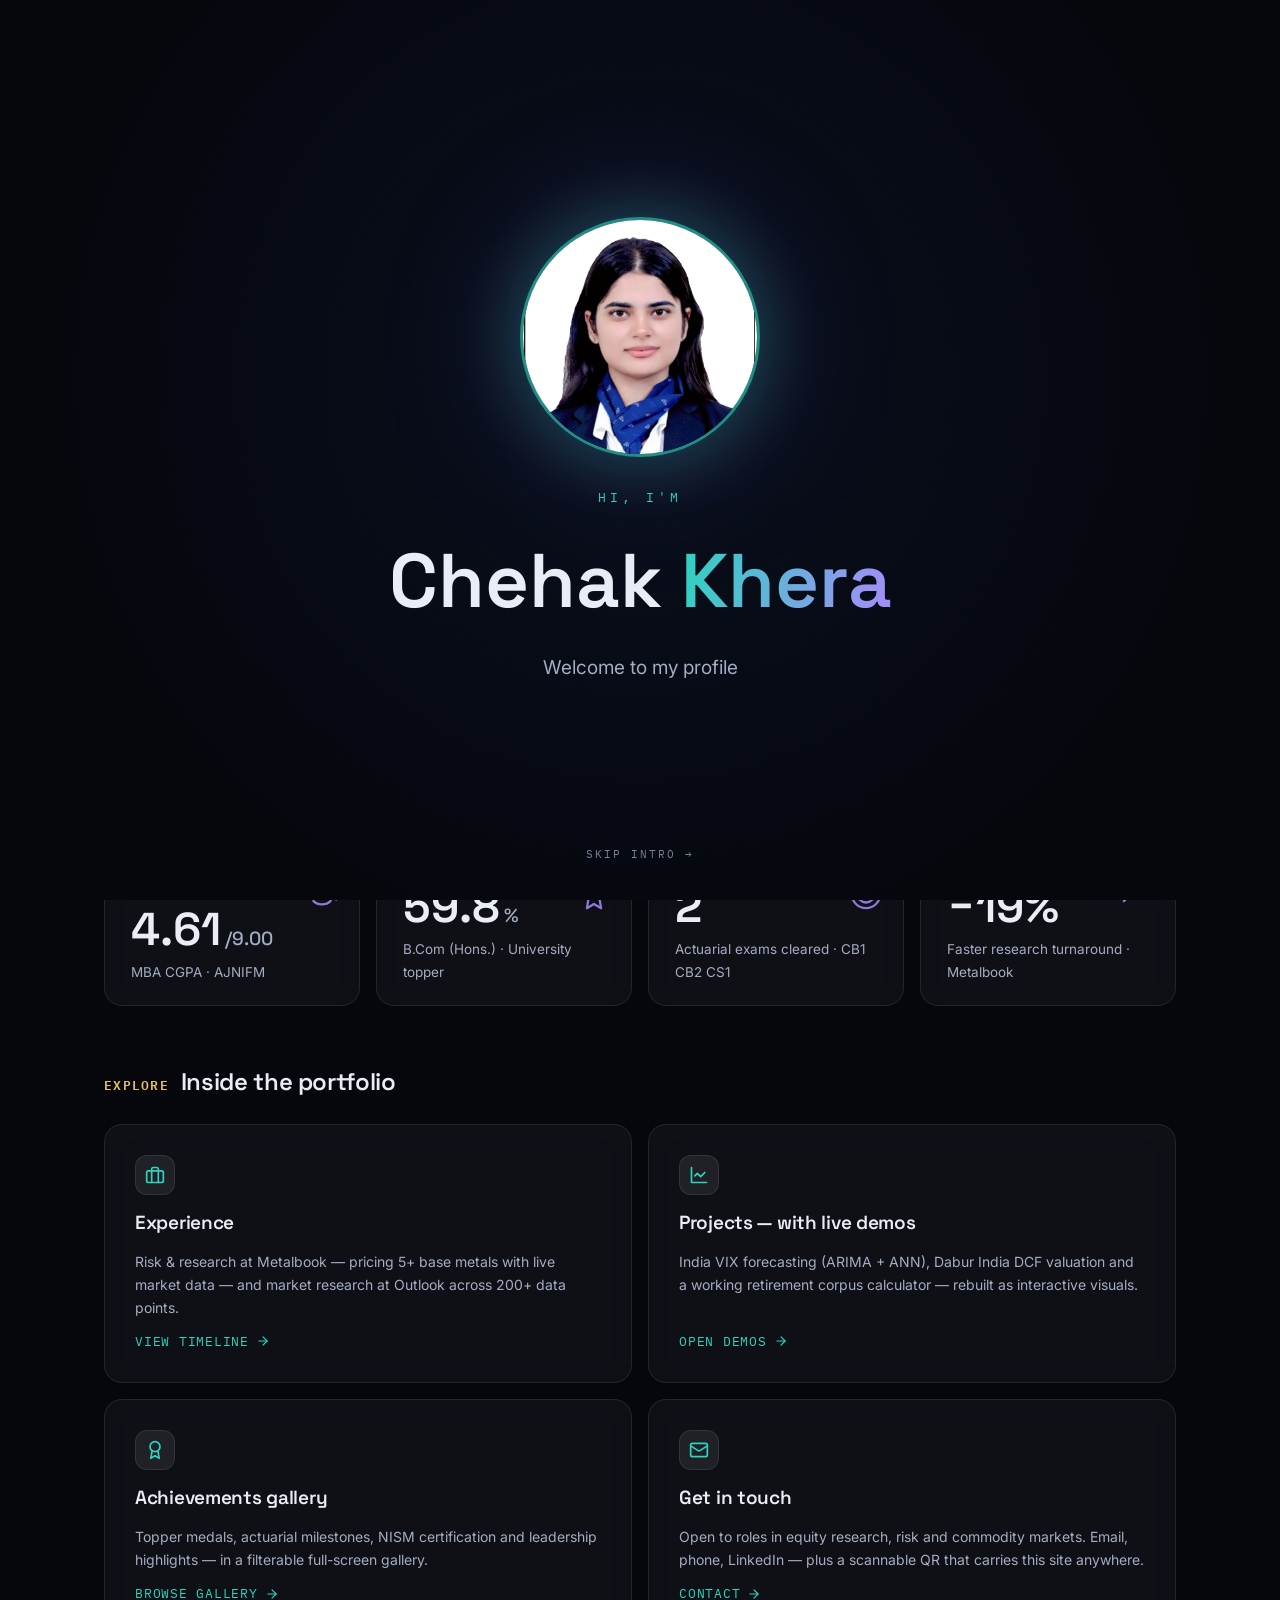
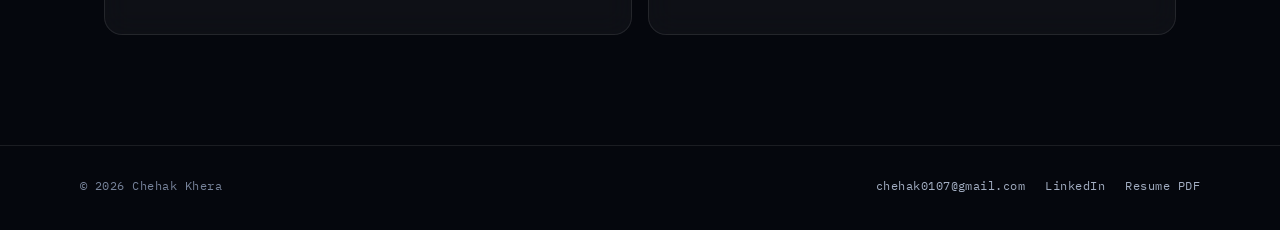
<file: index.html>
<!DOCTYPE html>
<html lang="en">
<head>
<meta charset="UTF-8">
<meta name="viewport" content="width=device-width, initial-scale=1.0">
<title>Chehak Khera — Finance · Markets · Risk · Research</title>
<meta name="description" content="Chehak Khera — MBA Finance candidate at AJNIFM. University topper, 3 actuarial exams cleared, NISM-XA certified. Explore experience, projects and achievements.">
<meta property="og:type" content="website">
<meta property="og:title" content="Chehak Khera — Finance · Markets · Risk · Research">
<meta property="og:description" content="MBA Finance candidate at AJNIFM. University topper · 3 actuarial exams · NISM-XA certified.">
<meta property="og:url" content="https://chehak-khera.github.io/">
<meta property="og:image" content="https://chehak-khera.github.io/images/og-image.jpg">
<meta property="og:image:width" content="1200">
<meta property="og:image:height" content="630">
<meta name="twitter:card" content="summary_large_image">
<link rel="icon" type="image/svg+xml" href="images/favicon.svg">
<link rel="preconnect" href="https://fonts.googleapis.com">
<link rel="preconnect" href="https://fonts.gstatic.com" crossorigin>
<link href="https://fonts.googleapis.com/css2?family=Space+Grotesk:wght@400;500;600;700&family=Inter:wght@400;500;600&family=IBM+Plex+Mono:wght@400;500&display=swap" rel="stylesheet">
<link rel="stylesheet" href="css/site.css">
<noscript><style>.reveal{opacity:1 !important;transform:none !important}#intro{display:none !important}</style></noscript>
</head>
<body data-page="home">
<a class="skip-link" href="#main">Skip to main content</a>
<div class="aurora" aria-hidden="true"></div>
<canvas id="bg-particles" aria-hidden="true"></canvas>

<div id="intro" class="intro" aria-hidden="true">
  <div class="intro-inner">
    <div class="intro-photo"><img src="images/chehak.jpg" alt=""></div>
    <p class="intro-hi">Hi, I'm</p>
    <div class="intro-name">Chehak <span class="grad-text">Khera</span></div>
    <p class="intro-welcome">Welcome to my profile</p>
  </div>
  <button class="intro-skip" type="button">SKIP INTRO →</button>
</div>

<header class="nav">
  <a class="brand" href="index.html"><span class="brand-mark">CK</span>Chehak Khera</a>
  <nav class="nav-links" id="navLinks" aria-label="Main navigation">
    <a href="index.html" data-page="home">Profile</a>
    <a href="experience.html" data-page="experience">Experience</a>
    <a href="projects.html" data-page="projects">Projects</a>
    <a href="achievements.html" data-page="achievements">Achievements</a>
    <a href="contact.html" data-page="contact">Contact</a>
  </nav>
  <a class="btn btn-primary btn-small nav-cta" href="assets/Chehak_Khera_Resume.pdf" download>
    <svg viewBox="0 0 24 24" fill="none" stroke="currentColor" stroke-width="2" stroke-linecap="round" stroke-linejoin="round" aria-hidden="true"><path d="M21 15v4a2 2 0 0 1-2 2H5a2 2 0 0 1-2-2v-4"/><polyline points="7 10 12 15 17 10"/><line x1="12" y1="15" x2="12" y2="3"/></svg>
    Resume
  </a>
  <button class="nav-toggle" aria-label="Open menu" aria-expanded="false" aria-controls="navLinks">
    <svg viewBox="0 0 24 24" fill="none" stroke="currentColor" stroke-width="2" stroke-linecap="round" aria-hidden="true"><line x1="4" y1="7" x2="20" y2="7"/><line x1="4" y1="12" x2="20" y2="12"/><line x1="4" y1="17" x2="20" y2="17"/></svg>
  </button>
</header>

<main id="main">
  <div class="wrap">
    <section class="hero">
      <div class="hero-grid">
        <div class="hero-copy">
          <div class="hero-badge reveal"><span class="pulse" id="mktDot" aria-hidden="true"></span><span id="mktText">Open to opportunities · Finance</span></div>
          <h1 class="reveal d1">Hi, I'm <span class="grad-text">Chehak Khera</span></h1>
          <p class="typed-line reveal d2" aria-label="Focused on equity research, volatility modelling, commodity markets, risk analysis and DCF valuation"><span aria-hidden="true">focused on <span id="typedRole">equity research</span></span></p>
          <p class="hero-sub reveal d2">Welcome to my profile — I'm an MBA Finance candidate at <b>AJNIFM</b> working at the intersection of <b>markets</b>, <b>risk</b> and <b>research</b>. University topper, three actuarial exams cleared, NISM-XA certified investment adviser (L1).</p>
          <div class="hero-ctas reveal d3">
            <a class="btn btn-primary" href="achievements.html">
              View Achievements
              <svg viewBox="0 0 24 24" fill="none" stroke="currentColor" stroke-width="2" stroke-linecap="round" stroke-linejoin="round" aria-hidden="true"><line x1="5" y1="12" x2="19" y2="12"/><polyline points="12 5 19 12 12 19"/></svg>
            </a>
            <a class="btn btn-ghost" href="assets/Chehak_Khera_Resume.pdf" download>
              <svg viewBox="0 0 24 24" fill="none" stroke="currentColor" stroke-width="2" stroke-linecap="round" stroke-linejoin="round" aria-hidden="true"><path d="M21 15v4a2 2 0 0 1-2 2H5a2 2 0 0 1-2-2v-4"/><polyline points="7 10 12 15 17 10"/><line x1="12" y1="15" x2="12" y2="3"/></svg>
              Download Resume
            </a>
          </div>
        </div>
        <div class="hero-visual reveal d2" id="heroPhotoCard">
          <div class="photo-frame tilt"><img src="images/chehak.jpg" alt="Portrait of Chehak Khera"></div>
          <span class="float-chip fc-1"><b>94.1%</b> UNIVERSITY TOPPER</span>
          <span class="float-chip fc-2"><b>CB1 · CB2 · CS1</b> CLEARED</span>
          <span class="float-chip fc-3"><b>NISM-XA</b> CERTIFIED</span>
        </div>
      </div>
    </section>
  </div>

  <div class="ticker" role="img" aria-label="Highlight reel: 30 percent faster research turnaround, university topper with 94.1 percent, 3 actuarial exams cleared, NISM XA certified, 7.25 of 9.00 MBA CGPA, 5 plus base metals covered">
    <div class="ticker-track" aria-hidden="true">
      <span class="tick">RESEARCH TURNAROUND <b>−30%</b></span><span class="bar"></span>
      <span class="tick">B.COM HONS. <b>94.1% · TOPPER</b></span><span class="bar"></span>
      <span class="tick">ACTUARIAL EXAMS <b>CB1 · CB2 · CS1</b></span><span class="bar"></span>
      <span class="tick">NISM-XA <b>CERTIFIED</b></span><span class="bar"></span>
      <span class="tick">MBA CGPA <b>7.25/9.00</b></span><span class="bar"></span>
      <span class="tick">BASE METALS COVERED <b>5+</b></span><span class="bar"></span>
      <span class="tick">RESEARCH TURNAROUND <b>−30%</b></span><span class="bar"></span>
      <span class="tick">B.COM HONS. <b>94.1% · TOPPER</b></span><span class="bar"></span>
      <span class="tick">ACTUARIAL EXAMS <b>CB1 · CB2 · CS1</b></span><span class="bar"></span>
      <span class="tick">NISM-XA <b>CERTIFIED</b></span><span class="bar"></span>
      <span class="tick">MBA CGPA <b>7.25/9.00</b></span><span class="bar"></span>
      <span class="tick">BASE METALS COVERED <b>5+</b></span><span class="bar"></span>
    </div>
  </div>

  <div class="wrap">
    <section aria-label="Key numbers">
      <div class="bento" style="margin-top:48px;">
        <div class="glass tilt stat-card reveal">
          <span class="ico" aria-hidden="true"><svg viewBox="0 0 24 24" fill="none" stroke="currentColor" stroke-width="1.6" stroke-linecap="round" stroke-linejoin="round"><path d="M22 10v6"/><path d="M2 10l10-5 10 5-10 5z"/><path d="M6 12v5c3 3 9 3 12 0v-5"/></svg></span>
          <div class="num"><span data-count="7.25" data-decimals="2">0</span><span class="unit">/9.00</span></div>
          <div class="lbl">MBA CGPA · AJNIFM</div>
        </div>
        <div class="glass tilt stat-card reveal d1">
          <span class="ico" aria-hidden="true"><svg viewBox="0 0 24 24" fill="none" stroke="currentColor" stroke-width="1.6" stroke-linecap="round" stroke-linejoin="round"><circle cx="12" cy="8" r="6"/><path d="M15.477 12.89 17 22l-5-3-5 3 1.523-9.11"/></svg></span>
          <div class="num"><span data-count="94.1" data-decimals="1">0</span><span class="unit">%</span></div>
          <div class="lbl">B.Com (Hons.) · University topper</div>
        </div>
        <div class="glass tilt stat-card reveal d2">
          <span class="ico" aria-hidden="true"><svg viewBox="0 0 24 24" fill="none" stroke="currentColor" stroke-width="1.6" stroke-linecap="round" stroke-linejoin="round"><circle cx="12" cy="12" r="10"/><circle cx="12" cy="12" r="6"/><circle cx="12" cy="12" r="2"/></svg></span>
          <div class="num"><span data-count="3">0</span></div>
          <div class="lbl">Actuarial exams cleared · CB1 CB2 CS1</div>
        </div>
        <div class="glass tilt stat-card reveal d3">
          <span class="ico" aria-hidden="true"><svg viewBox="0 0 24 24" fill="none" stroke="currentColor" stroke-width="1.6" stroke-linecap="round" stroke-linejoin="round"><polyline points="22 7 13.5 15.5 8.5 10.5 2 17"/><polyline points="16 7 22 7 22 13"/></svg></span>
          <div class="num"><span data-count="30" data-prefix="−" data-suffix="%">0</span></div>
          <div class="lbl">Faster research turnaround · Metalbook</div>
        </div>
      </div>
    </section>

    <h2 class="sec-h reveal"><span class="n">EXPLORE</span>Inside the portfolio</h2>
    <section class="bento" aria-label="Sections">
      <a class="glass tilt teaser span-2 reveal" href="experience.html">
        <span class="t-ico" aria-hidden="true"><svg viewBox="0 0 24 24" fill="none" stroke="currentColor" stroke-width="2" stroke-linecap="round" stroke-linejoin="round"><rect x="2" y="7" width="20" height="14" rx="2"/><path d="M16 21V5a2 2 0 0 0-2-2h-4a2 2 0 0 0-2 2v16"/></svg></span>
        <h3>Experience</h3>
        <p>Risk &amp; research at Metalbook — pricing 5+ base metals with live market data — and market research at Outlook across 200+ data points.</p>
        <span class="t-link">VIEW TIMELINE <svg viewBox="0 0 24 24" fill="none" stroke="currentColor" stroke-width="2" stroke-linecap="round" stroke-linejoin="round" aria-hidden="true"><line x1="5" y1="12" x2="19" y2="12"/><polyline points="12 5 19 12 12 19"/></svg></span>
      </a>
      <a class="glass tilt teaser span-2 reveal d1" href="projects.html">
        <span class="t-ico" aria-hidden="true"><svg viewBox="0 0 24 24" fill="none" stroke="currentColor" stroke-width="2" stroke-linecap="round" stroke-linejoin="round"><path d="M3 3v18h18"/><path d="m19 9-5 5-4-4-3 3"/></svg></span>
        <h3>Projects — with live demos</h3>
        <p>India VIX forecasting (ARIMA + ANN), Dabur India DCF valuation and a working retirement corpus calculator — rebuilt as interactive visuals.</p>
        <span class="t-link">OPEN DEMOS <svg viewBox="0 0 24 24" fill="none" stroke="currentColor" stroke-width="2" stroke-linecap="round" stroke-linejoin="round" aria-hidden="true"><line x1="5" y1="12" x2="19" y2="12"/><polyline points="12 5 19 12 12 19"/></svg></span>
      </a>
      <a class="glass tilt teaser span-2 reveal d2" href="achievements.html">
        <span class="t-ico" aria-hidden="true"><svg viewBox="0 0 24 24" fill="none" stroke="currentColor" stroke-width="2" stroke-linecap="round" stroke-linejoin="round"><circle cx="12" cy="8" r="6"/><path d="M15.477 12.89 17 22l-5-3-5 3 1.523-9.11"/></svg></span>
        <h3>Achievements gallery</h3>
        <p>Topper medals, actuarial milestones, NISM certification and leadership highlights — in a filterable full-screen gallery.</p>
        <span class="t-link">BROWSE GALLERY <svg viewBox="0 0 24 24" fill="none" stroke="currentColor" stroke-width="2" stroke-linecap="round" stroke-linejoin="round" aria-hidden="true"><line x1="5" y1="12" x2="19" y2="12"/><polyline points="12 5 19 12 12 19"/></svg></span>
      </a>
      <a class="glass tilt teaser span-2 reveal d3" href="contact.html">
        <span class="t-ico" aria-hidden="true"><svg viewBox="0 0 24 24" fill="none" stroke="currentColor" stroke-width="2" stroke-linecap="round" stroke-linejoin="round"><rect x="2" y="4" width="20" height="16" rx="2"/><path d="m22 7-8.97 5.7a1.94 1.94 0 0 1-2.06 0L2 7"/></svg></span>
        <h3>Get in touch</h3>
        <p>Open to roles in equity research, risk and commodity markets. Email, phone, LinkedIn — plus a scannable QR that carries this site anywhere.</p>
        <span class="t-link">CONTACT <svg viewBox="0 0 24 24" fill="none" stroke="currentColor" stroke-width="2" stroke-linecap="round" stroke-linejoin="round" aria-hidden="true"><line x1="5" y1="12" x2="19" y2="12"/><polyline points="12 5 19 12 12 19"/></svg></span>
      </a>
    </section>
  </div>
</main>

<footer>
  <div class="foot-inner">
    <span>© <span id="year">2026</span> Chehak Khera</span>
    <div class="foot-links">
      <a href="mailto:chehak0107@gmail.com">chehak0107@gmail.com</a>
      <a href="https://www.linkedin.com/in/chehak-khera-6b0392237" target="_blank" rel="noopener">LinkedIn</a>
      <a href="assets/Chehak_Khera_Resume.pdf" download>Resume PDF</a>
    </div>
  </div>
</footer>

<script src="js/site.js"></script>
</body>
</html>
</file>
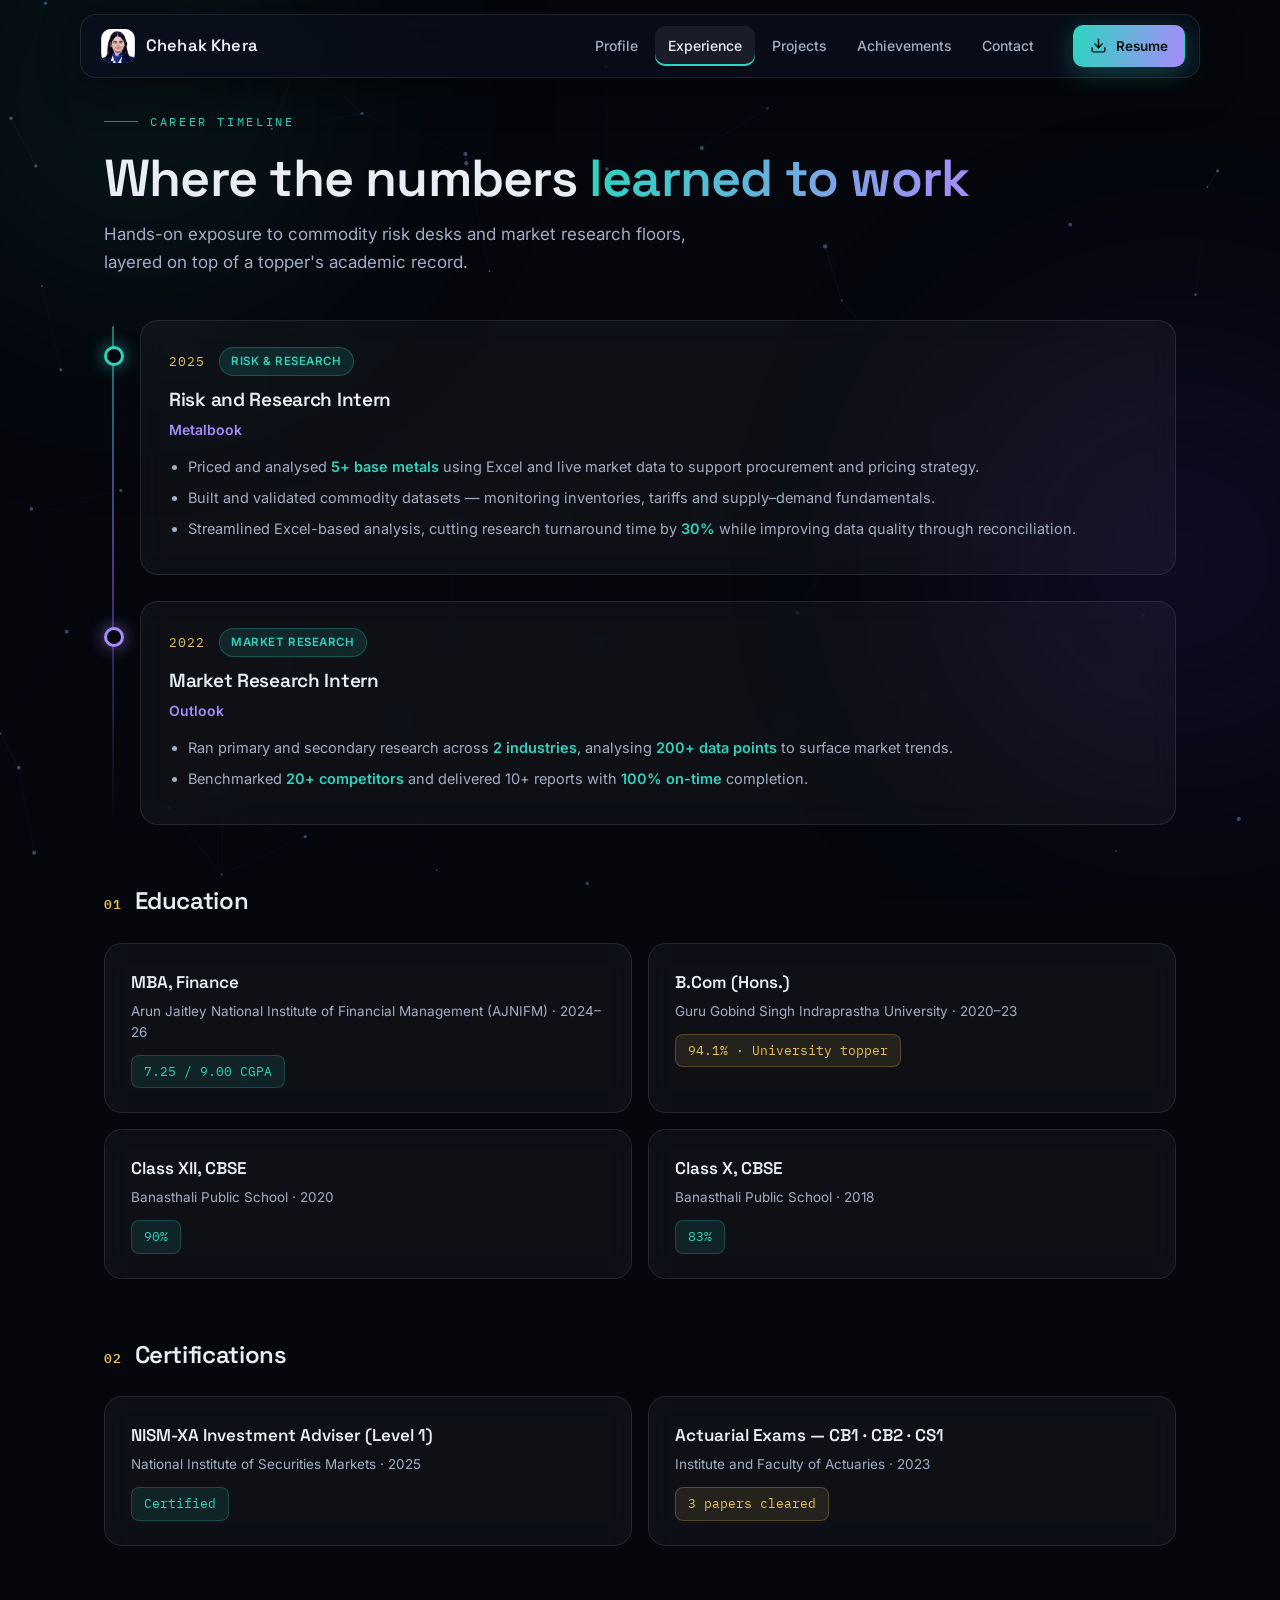
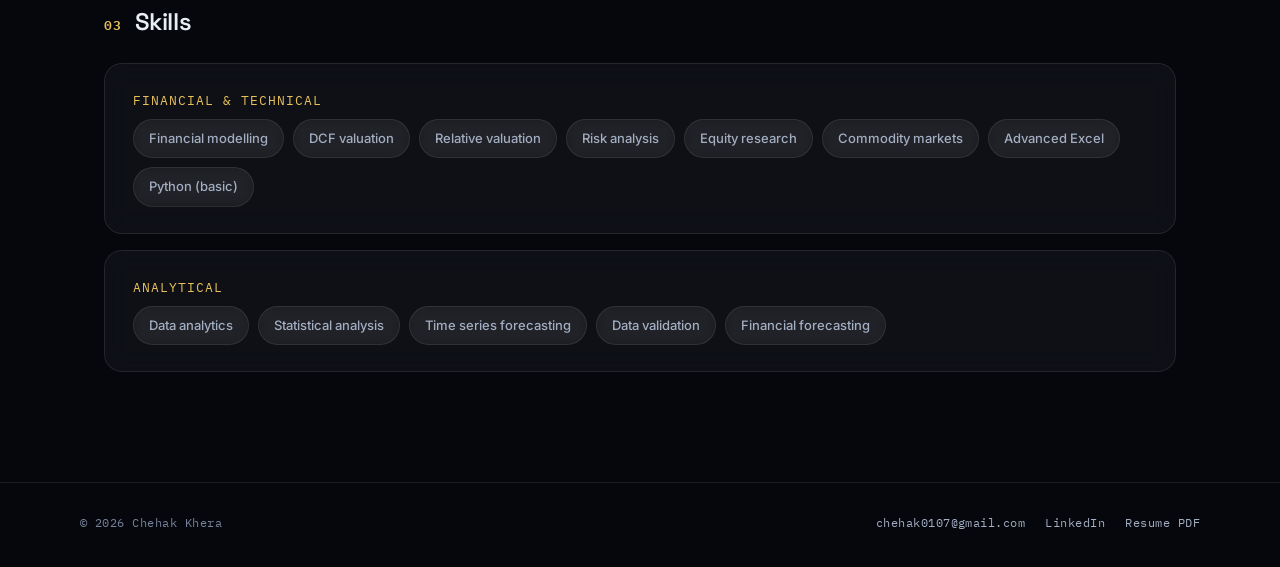
<file: experience.html>
<!DOCTYPE html>
<html lang="en">
<head>
<meta charset="UTF-8">
<meta name="viewport" content="width=device-width, initial-scale=1.0">
<title>Experience — Chehak Khera</title>
<meta name="description" content="Chehak Khera's experience: risk & research at Metalbook, market research at Outlook, MBA Finance at AJNIFM, B.Com university topper, NISM-XA and actuarial credentials.">
<meta property="og:type" content="website">
<meta property="og:title" content="Experience — Chehak Khera">
<meta property="og:description" content="Risk & research at Metalbook · Market research at Outlook · MBA Finance at AJNIFM · University topper.">
<meta property="og:url" content="https://chehak-khera.github.io/experience.html">
<meta property="og:image" content="https://chehak-khera.github.io/images/og-image.jpg">
<meta property="og:image:width" content="1200">
<meta property="og:image:height" content="630">
<meta name="twitter:card" content="summary_large_image">
<link rel="icon" type="image/svg+xml" href="images/favicon.svg">
<link rel="preconnect" href="https://fonts.googleapis.com">
<link rel="preconnect" href="https://fonts.gstatic.com" crossorigin>
<link href="https://fonts.googleapis.com/css2?family=Space+Grotesk:wght@400;500;600;700&family=Inter:wght@400;500;600&family=IBM+Plex+Mono:wght@400;500&display=swap" rel="stylesheet">
<link rel="stylesheet" href="css/site.css">
<noscript><style>.reveal{opacity:1 !important;transform:none !important}</style></noscript>
</head>
<body data-page="experience">
<a class="skip-link" href="#main">Skip to main content</a>
<div class="aurora" aria-hidden="true"></div>
<canvas id="bg-particles" aria-hidden="true"></canvas>

<header class="nav">
  <a class="brand" href="index.html"><span class="brand-mark">CK</span>Chehak Khera</a>
  <nav class="nav-links" id="navLinks" aria-label="Main navigation">
    <a href="index.html" data-page="home">Profile</a>
    <a href="experience.html" data-page="experience">Experience</a>
    <a href="projects.html" data-page="projects">Projects</a>
    <a href="achievements.html" data-page="achievements">Achievements</a>
    <a href="contact.html" data-page="contact">Contact</a>
  </nav>
  <a class="btn btn-primary btn-small nav-cta" href="assets/Chehak_Khera_Resume.pdf" download>
    <svg viewBox="0 0 24 24" fill="none" stroke="currentColor" stroke-width="2" stroke-linecap="round" stroke-linejoin="round" aria-hidden="true"><path d="M21 15v4a2 2 0 0 1-2 2H5a2 2 0 0 1-2-2v-4"/><polyline points="7 10 12 15 17 10"/><line x1="12" y1="15" x2="12" y2="3"/></svg>
    Resume
  </a>
  <button class="nav-toggle" aria-label="Open menu" aria-expanded="false" aria-controls="navLinks">
    <svg viewBox="0 0 24 24" fill="none" stroke="currentColor" stroke-width="2" stroke-linecap="round" aria-hidden="true"><line x1="4" y1="7" x2="20" y2="7"/><line x1="4" y1="12" x2="20" y2="12"/><line x1="4" y1="17" x2="20" y2="17"/></svg>
  </button>
</header>

<main id="main">
  <div class="wrap">
    <p class="eyebrow reveal">Career timeline</p>
    <h1 class="page-title reveal d1">Where the numbers <span class="grad-text">learned to work</span></h1>
    <p class="page-sub reveal d2">Hands-on exposure to commodity risk desks and market research floors, layered on top of a topper's academic record.</p>

    <section aria-label="Work experience">
      <h2 class="sr-only">Work experience</h2>
      <div class="timeline">
        <div class="t-item reveal">
          <div class="glass tilt t-card">
            <div class="t-meta"><span class="t-year">2025</span><span class="t-tag">Risk &amp; Research</span></div>
            <h3>Risk and Research Intern</h3>
            <div class="t-org">Metalbook</div>
            <ul>
              <li>Priced and analysed <b>5+ base metals</b> using Excel and live market data to support procurement and pricing strategy.</li>
              <li>Built and validated commodity datasets — monitoring inventories, tariffs and supply–demand fundamentals.</li>
              <li>Streamlined Excel-based analysis, cutting research turnaround time by <b>30%</b> while improving data quality through reconciliation.</li>
            </ul>
          </div>
        </div>
        <div class="t-item violet reveal d1">
          <div class="glass tilt t-card">
            <div class="t-meta"><span class="t-year">2022</span><span class="t-tag">Market Research</span></div>
            <h3>Market Research Intern</h3>
            <div class="t-org">Outlook</div>
            <ul>
              <li>Ran primary and secondary research across <b>2 industries</b>, analysing <b>200+ data points</b> to surface market trends.</li>
              <li>Benchmarked <b>20+ competitors</b> and delivered 10+ reports with <b>100% on-time</b> completion.</li>
            </ul>
          </div>
        </div>
      </div>
    </section>

    <h2 class="sec-h reveal"><span class="n">01</span>Education</h2>
    <section class="edu-grid" aria-label="Education">
      <div class="glass tilt edu-card reveal">
        <div class="deg">MBA, Finance</div>
        <div class="inst">Arun Jaitley National Institute of Financial Management (AJNIFM) · 2024–26</div>
        <span class="score">7.25 / 9.00 CGPA</span>
      </div>
      <div class="glass tilt edu-card reveal d1">
        <div class="deg">B.Com (Hons.)</div>
        <div class="inst">Guru Gobind Singh Indraprastha University · 2020–23</div>
        <span class="score gold">94.1% · University topper</span>
      </div>
      <div class="glass tilt edu-card reveal d2">
        <div class="deg">Class XII, CBSE</div>
        <div class="inst">Banasthali Public School · 2020</div>
        <span class="score">90%</span>
      </div>
      <div class="glass tilt edu-card reveal d3">
        <div class="deg">Class X, CBSE</div>
        <div class="inst">Banasthali Public School · 2018</div>
        <span class="score">83%</span>
      </div>
    </section>

    <h2 class="sec-h reveal"><span class="n">02</span>Certifications</h2>
    <section class="edu-grid" aria-label="Certifications">
      <div class="glass tilt edu-card reveal">
        <div class="deg">NISM-XA Investment Adviser (Level 1)</div>
        <div class="inst">National Institute of Securities Markets · 2025</div>
        <span class="score">Certified</span>
      </div>
      <div class="glass tilt edu-card reveal d1">
        <div class="deg">Actuarial Exams — CB1 · CB2 · CS1</div>
        <div class="inst">Institute and Faculty of Actuaries · 2023</div>
        <span class="score gold">3 papers cleared</span>
      </div>
    </section>

    <h2 class="sec-h reveal"><span class="n">03</span>Skills</h2>
    <section aria-label="Skills">
      <div class="glass t-card reveal" style="margin-bottom:16px;">
        <div class="t-meta"><span class="t-year">FINANCIAL &amp; TECHNICAL</span></div>
        <div class="chip-wrap">
          <span class="chip">Financial modelling</span>
          <span class="chip">DCF valuation</span>
          <span class="chip">Relative valuation</span>
          <span class="chip">Risk analysis</span>
          <span class="chip">Equity research</span>
          <span class="chip">Commodity markets</span>
          <span class="chip">Advanced Excel</span>
          <span class="chip">Python (basic)</span>
        </div>
      </div>
      <div class="glass t-card reveal d1">
        <div class="t-meta"><span class="t-year">ANALYTICAL</span></div>
        <div class="chip-wrap">
          <span class="chip">Data analytics</span>
          <span class="chip">Statistical analysis</span>
          <span class="chip">Time series forecasting</span>
          <span class="chip">Data validation</span>
          <span class="chip">Financial forecasting</span>
        </div>
      </div>
    </section>
  </div>
</main>

<footer>
  <div class="foot-inner">
    <span>© <span id="year">2026</span> Chehak Khera</span>
    <div class="foot-links">
      <a href="mailto:chehak0107@gmail.com">chehak0107@gmail.com</a>
      <a href="https://www.linkedin.com/in/chehak-khera-6b0392237" target="_blank" rel="noopener">LinkedIn</a>
      <a href="assets/Chehak_Khera_Resume.pdf" download>Resume PDF</a>
    </div>
  </div>
</footer>

<script src="js/site.js"></script>
</body>
</html>
</file>
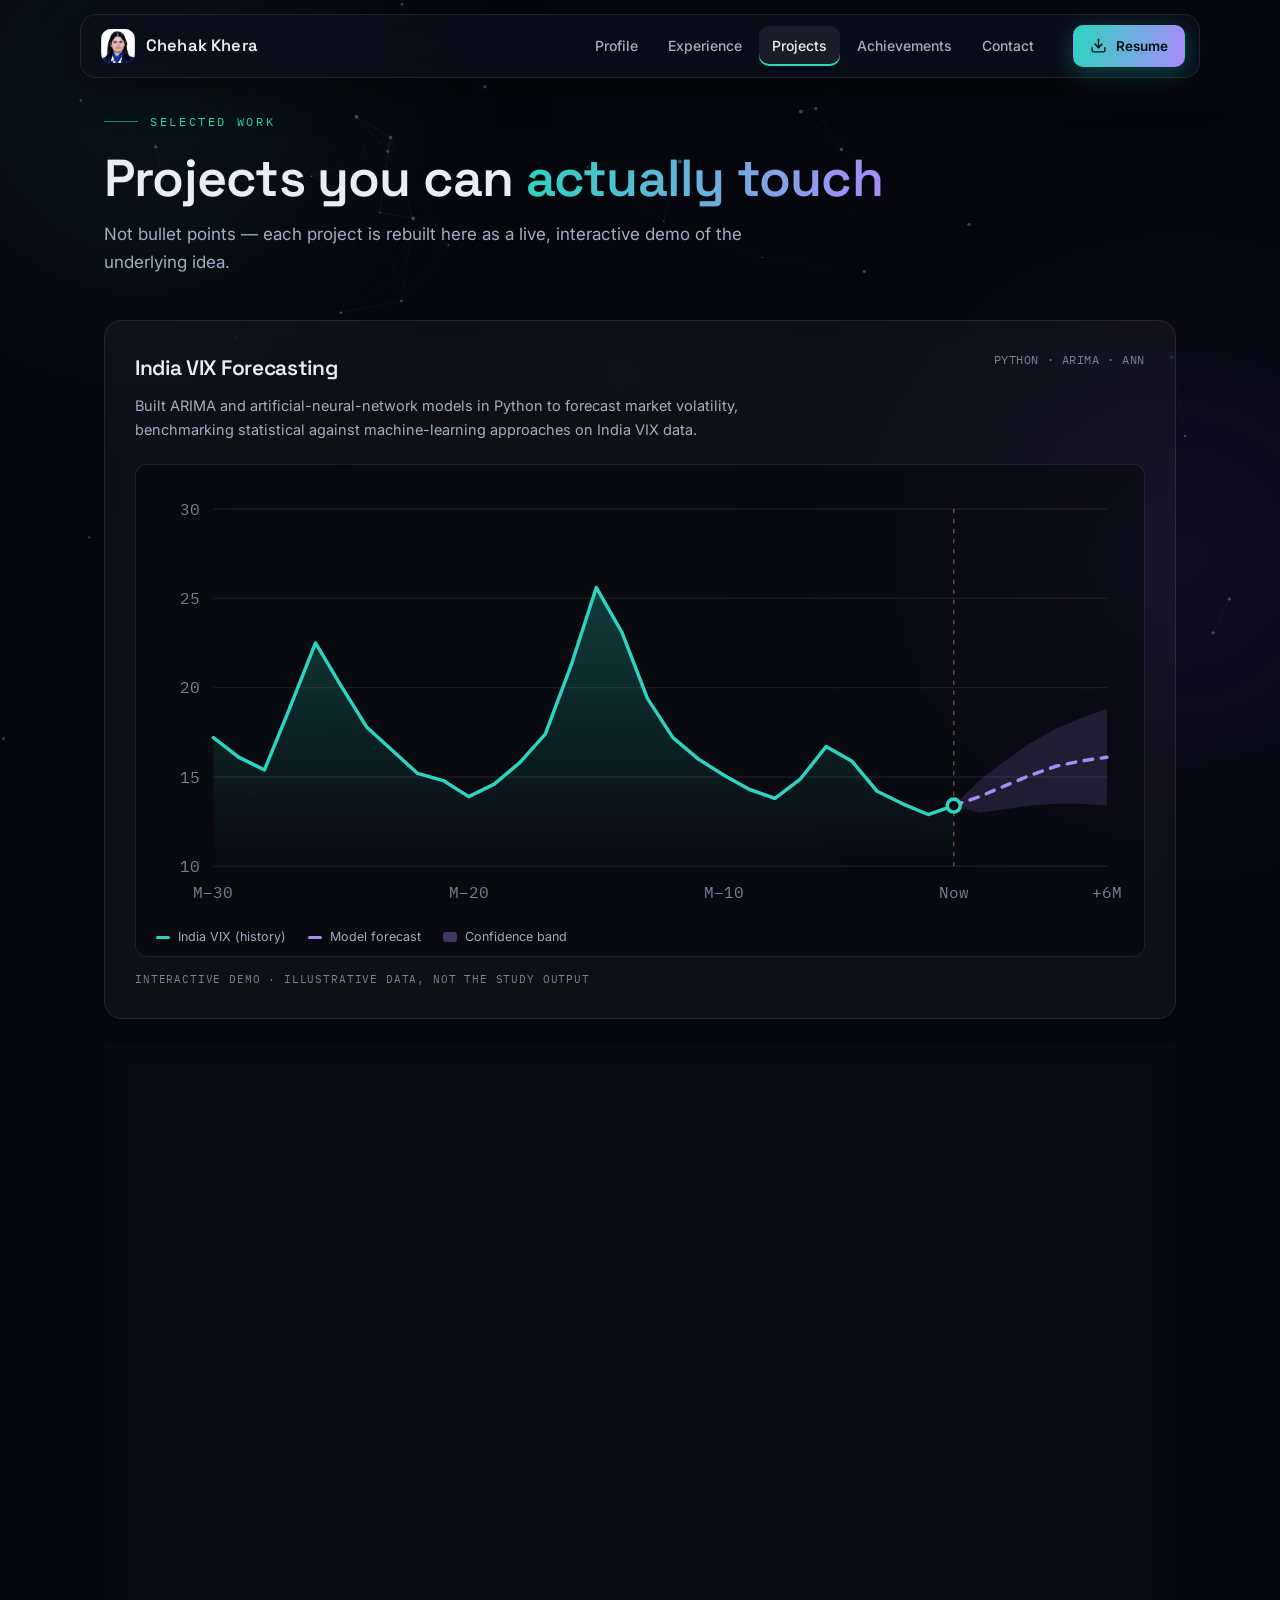
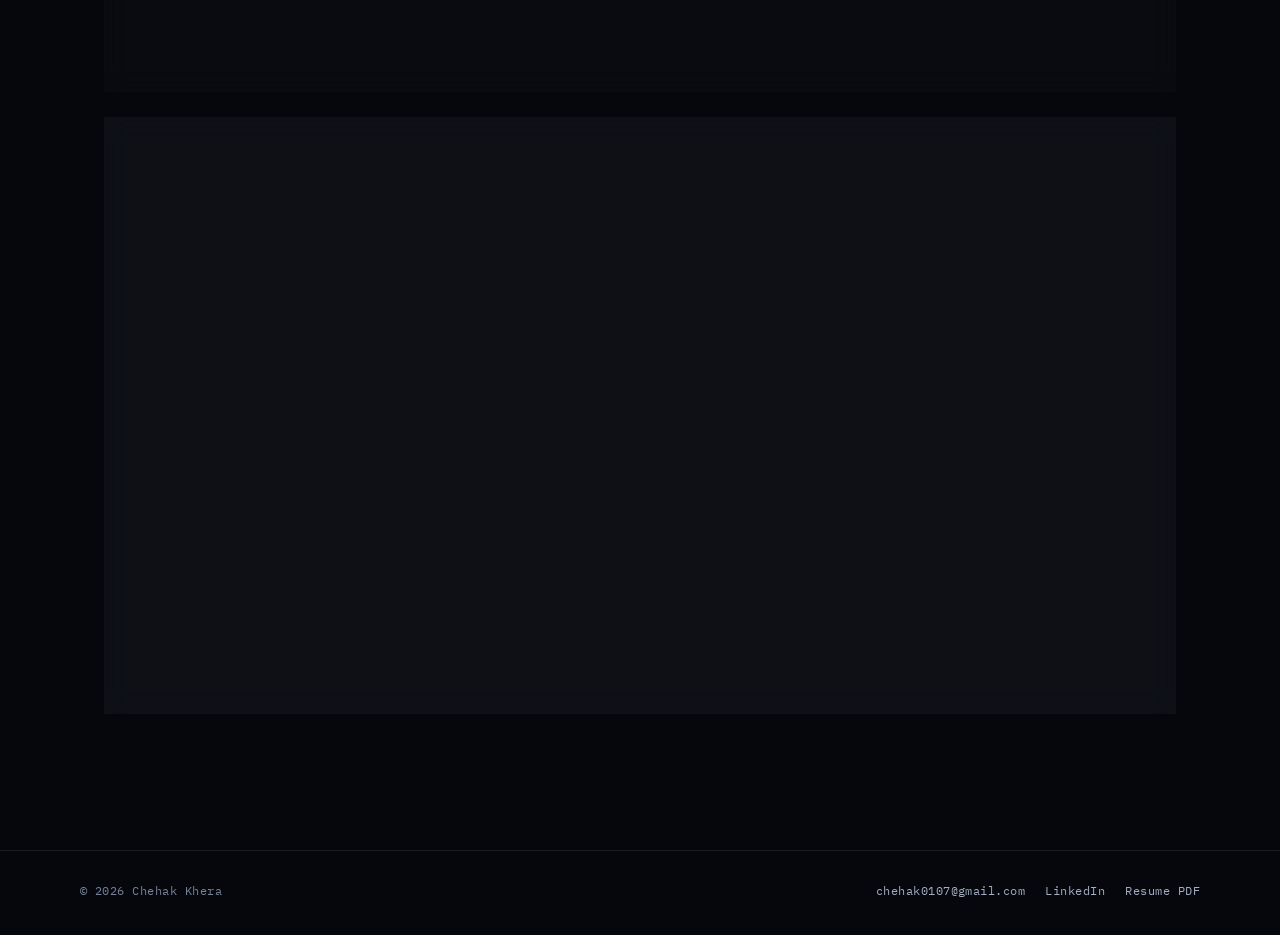
<file: projects.html>
<!DOCTYPE html>
<html lang="en">
<head>
<meta charset="UTF-8">
<meta name="viewport" content="width=device-width, initial-scale=1.0">
<title>Projects — Chehak Khera</title>
<meta name="description" content="Chehak Khera's projects with live interactive demos: India VIX forecasting (ARIMA + ANN), Dabur India DCF valuation and a working retirement corpus calculator.">
<meta property="og:type" content="website">
<meta property="og:title" content="Projects — Chehak Khera">
<meta property="og:description" content="India VIX forecasting · Dabur India valuation · Retirement planning calculator — as live interactive demos.">
<meta property="og:url" content="https://chehak-khera.github.io/projects.html">
<meta property="og:image" content="https://chehak-khera.github.io/images/og-image.jpg">
<meta property="og:image:width" content="1200">
<meta property="og:image:height" content="630">
<meta name="twitter:card" content="summary_large_image">
<link rel="icon" type="image/svg+xml" href="images/favicon.svg">
<link rel="preconnect" href="https://fonts.googleapis.com">
<link rel="preconnect" href="https://fonts.gstatic.com" crossorigin>
<link href="https://fonts.googleapis.com/css2?family=Space+Grotesk:wght@400;500;600;700&family=Inter:wght@400;500;600&family=IBM+Plex+Mono:wght@400;500&display=swap" rel="stylesheet">
<link rel="stylesheet" href="css/site.css">
<noscript><style>.reveal{opacity:1 !important;transform:none !important}</style></noscript>
</head>
<body data-page="projects">
<a class="skip-link" href="#main">Skip to main content</a>
<div class="aurora" aria-hidden="true"></div>
<canvas id="bg-particles" aria-hidden="true"></canvas>

<header class="nav">
  <a class="brand" href="index.html"><span class="brand-mark">CK</span>Chehak Khera</a>
  <nav class="nav-links" id="navLinks" aria-label="Main navigation">
    <a href="index.html" data-page="home">Profile</a>
    <a href="experience.html" data-page="experience">Experience</a>
    <a href="projects.html" data-page="projects">Projects</a>
    <a href="achievements.html" data-page="achievements">Achievements</a>
    <a href="contact.html" data-page="contact">Contact</a>
  </nav>
  <a class="btn btn-primary btn-small nav-cta" href="assets/Chehak_Khera_Resume.pdf" download>
    <svg viewBox="0 0 24 24" fill="none" stroke="currentColor" stroke-width="2" stroke-linecap="round" stroke-linejoin="round" aria-hidden="true"><path d="M21 15v4a2 2 0 0 1-2 2H5a2 2 0 0 1-2-2v-4"/><polyline points="7 10 12 15 17 10"/><line x1="12" y1="15" x2="12" y2="3"/></svg>
    Resume
  </a>
  <button class="nav-toggle" aria-label="Open menu" aria-expanded="false" aria-controls="navLinks">
    <svg viewBox="0 0 24 24" fill="none" stroke="currentColor" stroke-width="2" stroke-linecap="round" aria-hidden="true"><line x1="4" y1="7" x2="20" y2="7"/><line x1="4" y1="12" x2="20" y2="12"/><line x1="4" y1="17" x2="20" y2="17"/></svg>
  </button>
</header>

<main id="main">
  <div class="wrap">
    <p class="eyebrow reveal">Selected work</p>
    <h1 class="page-title reveal d1">Projects you can <span class="grad-text">actually touch</span></h1>
    <p class="page-sub reveal d2">Not bullet points — each project is rebuilt here as a live, interactive demo of the underlying idea.</p>

    <h2 class="sr-only">Projects</h2>
    <section class="glass tilt proj reveal" aria-label="India VIX forecasting project">
      <div class="proj-head">
        <h3>India VIX Forecasting</h3>
        <span class="p-tools">PYTHON · ARIMA · ANN</span>
      </div>
      <p class="p-desc">Built ARIMA and artificial-neural-network models in Python to forecast market volatility, benchmarking statistical against machine-learning approaches on India VIX data.</p>
      <div class="chart-frame">
        <div id="vix-chart"></div>
        <div class="legend">
          <span><i style="background:#2dd4bf;"></i>India VIX (history)</span>
          <span><i style="background:#a78bfa;"></i>Model forecast</span>
          <span><i style="background:rgba(167,139,250,0.35);height:10px;border-radius:3px;"></i>Confidence band</span>
        </div>
      </div>
      <p class="demo-note">Interactive demo · illustrative data, not the study output</p>
    </section>

    <section class="glass tilt proj reveal" aria-label="Dabur India valuation project">
      <div class="proj-head">
        <h3>Dabur India — Intrinsic Valuation</h3>
        <span class="p-tools">DCF · RELATIVE VALUATION</span>
      </div>
      <p class="p-desc">Performed discounted-cash-flow and relative valuation to estimate intrinsic value — triangulating DCF output against peer multiples, the way a research desk builds a football field.</p>
      <div class="chart-frame">
        <div id="ff-chart"></div>
      </div>
      <p class="demo-note">Interactive demo · illustrative ranges, not the study output</p>
    </section>

    <section class="glass proj reveal" id="calc" aria-label="Retirement planning calculator">
      <div class="proj-head">
        <h3>Retirement Planning Calculator</h3>
        <span class="p-tools">EXCEL MODEL · REBUILT FOR WEB</span>
      </div>
      <p class="p-desc">An automated Excel model for retirement corpus projections — reimagined here as a working calculator. Drag the sliders; the corpus updates live.</p>
      <div class="calc">
        <div class="calc-controls">
          <label for="in-age">Current age <output id="lab-age">25 yrs</output></label>
          <input type="range" id="in-age" min="18" max="50" step="1" value="25">
          <label for="in-retire">Retirement age <output id="lab-retire">60 yrs</output></label>
          <input type="range" id="in-retire" min="45" max="70" step="1" value="60">
          <label for="in-sip">Monthly investment <output id="lab-sip">₹20,000/mo</output></label>
          <input type="range" id="in-sip" min="1000" max="200000" step="1000" value="20000">
          <label for="in-return">Expected annual return <output id="lab-return">12.0% p.a.</output></label>
          <input type="range" id="in-return" min="6" max="16" step="0.5" value="12">
          <label for="in-savings">Current savings <output id="lab-savings">₹2.0 L</output></label>
          <input type="range" id="in-savings" min="0" max="5000000" step="50000" value="200000">
        </div>
        <div class="calc-result" aria-live="polite">
          <div class="cr-lbl">Projected corpus at retirement</div>
          <div class="cr-num grad-text" id="out-corpus">—</div>
          <div class="cr-sub">Invested <b id="out-invested">—</b> · Growth <b id="out-growth">—</b></div>
        </div>
      </div>
      <p class="demo-note">Compounding maths, live in the browser · not financial advice</p>
    </section>
  </div>
</main>

<footer>
  <div class="foot-inner">
    <span>© <span id="year">2026</span> Chehak Khera</span>
    <div class="foot-links">
      <a href="mailto:chehak0107@gmail.com">chehak0107@gmail.com</a>
      <a href="https://www.linkedin.com/in/chehak-khera-6b0392237" target="_blank" rel="noopener">LinkedIn</a>
      <a href="assets/Chehak_Khera_Resume.pdf" download>Resume PDF</a>
    </div>
  </div>
</footer>

<script src="js/site.js"></script>
<script src="js/charts.js"></script>
</body>
</html>
</file>
<file: css/site.css>
/* ============================================================
   Chehak Khera — personal site
   Design system: futuristic dark glassmorphism
   Base #05070d · glass panels · aurora teal→violet · gold accent
   Type: Space Grotesk (display) / Inter (body) / IBM Plex Mono (data)
   ============================================================ */

:root{
  --bg:#05070d;
  --bg-2:#0a101e;
  --glass:rgba(255,255,255,0.04);
  --glass-strong:rgba(255,255,255,0.07);
  --stroke:rgba(255,255,255,0.09);
  --stroke-bright:rgba(255,255,255,0.18);
  --text:#e9edf5;
  --muted:#a3aec2;
  --faint:#77839a;
  --teal:#2dd4bf;
  --violet:#8b5cf6;
  --violet-light:#a78bfa;
  --gold:#e8c15a;
  --grad:linear-gradient(100deg,var(--teal),var(--violet-light));
  --radius:18px;
  --radius-sm:12px;
  --nav-h:64px;
  --font-display:'Space Grotesk',sans-serif;
  --font-body:'Inter',sans-serif;
  --font-mono:'IBM Plex Mono',monospace;
  /* z-scale */
  --z-bg:-1; --z-nav:50; --z-lightbox:100;
}

*{box-sizing:border-box;margin:0;padding:0;}
html{scroll-behavior:smooth;}
@view-transition{navigation:auto;}

body{
  background:var(--bg);
  color:var(--text);
  font-family:var(--font-body);
  font-size:16px;
  line-height:1.65;
  -webkit-font-smoothing:antialiased;
  overflow-x:hidden;
  min-height:100vh;
}

::selection{background:rgba(45,212,191,0.35);color:#fff;}

/* ---------- background layers ---------- */
#bg-particles{
  position:fixed;inset:0;width:100%;height:100%;
  z-index:var(--z-bg);pointer-events:none;
}
.aurora{
  position:fixed;inset:0;z-index:var(--z-bg);pointer-events:none;overflow:hidden;
}
.aurora::before,.aurora::after{
  content:"";position:absolute;border-radius:50%;filter:blur(110px);opacity:0.32;
  will-change:transform;
}
.aurora::before{
  width:640px;height:640px;left:-180px;top:-220px;
  background:radial-gradient(circle,#134e4a 0%,transparent 65%);
  animation:drift-a 26s ease-in-out infinite alternate;
}
.aurora::after{
  width:720px;height:720px;right:-260px;top:22%;
  background:radial-gradient(circle,#3b1f7a 0%,transparent 65%);
  animation:drift-b 32s ease-in-out infinite alternate;
}
@keyframes drift-a{from{transform:translate(0,0)}to{transform:translate(110px,70px)}}
@keyframes drift-b{from{transform:translate(0,0)}to{transform:translate(-130px,-60px)}}

/* ---------- layout ---------- */
.wrap{max-width:1120px;margin:0 auto;padding:0 24px;}
main{padding-top:calc(var(--nav-h) + 48px);padding-bottom:40px;}

/* ---------- nav ---------- */
.nav{
  position:fixed;top:14px;left:16px;right:16px;z-index:var(--z-nav);
  max-width:1120px;margin:0 auto;height:var(--nav-h);
  display:flex;align-items:center;gap:20px;
  padding:0 14px 0 20px;
  background:rgba(10,16,30,0.72);
  backdrop-filter:blur(18px);-webkit-backdrop-filter:blur(18px);
  border:1px solid var(--stroke);
  border-radius:16px;
  box-shadow:0 10px 40px rgba(0,0,0,0.45);
}
.brand{
  display:flex;align-items:center;gap:11px;
  font-family:var(--font-display);font-weight:600;font-size:16.5px;
  color:var(--text);text-decoration:none;letter-spacing:0.01em;white-space:nowrap;
}
.brand-mark{
  width:34px;height:34px;border-radius:10px;flex-shrink:0;
  display:flex;align-items:center;justify-content:center;
  background:var(--grad);
  color:#06110f;font-size:13.5px;font-weight:700;letter-spacing:0.02em;
}
.nav-links{display:flex;align-items:center;gap:4px;margin-left:auto;}
.nav-links a{
  color:var(--muted);text-decoration:none;font-size:14px;font-weight:500;
  padding:8px 13px;border-radius:10px;
  transition:color 0.2s,background 0.2s;
}
.nav-links a:hover{color:var(--text);background:var(--glass-strong);}
.nav-links a.active{
  color:var(--text);
  background:var(--glass-strong);
  box-shadow:inset 0 -2px 0 0 var(--teal);
}
.nav-cta{margin-left:6px;}
.nav-toggle{
  display:none;margin-left:auto;
  width:44px;height:44px;border:none;background:none;cursor:pointer;
  border-radius:10px;color:var(--text);
  align-items:center;justify-content:center;
}
.nav-toggle:hover{background:var(--glass-strong);}
.nav-toggle svg{width:24px;height:24px;}

/* ---------- buttons ---------- */
.btn{
  display:inline-flex;align-items:center;justify-content:center;gap:9px;
  font-family:var(--font-body);font-weight:600;font-size:14.5px;
  padding:12px 22px;border-radius:12px;cursor:pointer;text-decoration:none;
  border:1px solid transparent;
  transition:transform 0.2s,box-shadow 0.2s,background 0.2s,border-color 0.2s;
  min-height:44px;
}
.btn svg{width:17px;height:17px;flex-shrink:0;}
.btn-primary{
  background:var(--grad);color:#071210;
  box-shadow:0 6px 24px rgba(45,212,191,0.28);
}
.btn-primary:hover{box-shadow:0 8px 32px rgba(139,92,246,0.4);transform:translateY(-1px);}
.btn-ghost{
  background:var(--glass);color:var(--text);border-color:var(--stroke);
  backdrop-filter:blur(8px);
}
.btn-ghost:hover{border-color:var(--stroke-bright);background:var(--glass-strong);}
.btn-small{padding:9px 16px;font-size:13.5px;min-height:40px;border-radius:10px;}

/* focus visibility */
a:focus-visible,button:focus-visible,input:focus-visible,[tabindex]:focus-visible{
  outline:2px solid var(--teal);outline-offset:3px;border-radius:6px;
}

/* skip-to-content + screen-reader-only helper */
.skip-link{
  position:fixed;top:-60px;left:16px;z-index:calc(var(--z-nav) + 1);
  background:var(--grad);color:#071210;font-weight:600;font-size:14px;
  padding:11px 20px;border-radius:12px;text-decoration:none;
  transition:top 0.2s ease;
}
.skip-link:focus{top:14px;}
.sr-only{
  position:absolute;width:1px;height:1px;padding:0;margin:-1px;overflow:hidden;
  clip:rect(0,0,0,0);white-space:nowrap;border:0;
}

/* ---------- glass card ---------- */
.glass{
  position:relative;
  background:var(--glass);
  border:1px solid var(--stroke);
  border-radius:var(--radius);
  backdrop-filter:blur(14px);-webkit-backdrop-filter:blur(14px);
  overflow:hidden;
}
/* cursor spotlight (–-mx/–-my set by JS) */
.glass::before{
  content:"";position:absolute;inset:0;border-radius:inherit;pointer-events:none;
  background:radial-gradient(420px circle at var(--mx,50%) var(--my,50%),rgba(139,92,246,0.12),transparent 42%);
  opacity:0;transition:opacity 0.3s;
}
.glass:hover::before{opacity:1;}

/* 3D tilt */
.tilt{
  transform-style:preserve-3d;
  transform:perspective(900px) rotateX(var(--rx,0deg)) rotateY(var(--ry,0deg));
  transition:transform 0.25s ease,border-color 0.25s,box-shadow 0.25s;
}
.tilt:hover{border-color:var(--stroke-bright);box-shadow:0 18px 50px rgba(0,0,0,0.5);}

/* ---------- typography helpers ---------- */
h1,h2,h3{font-family:var(--font-display);font-weight:600;letter-spacing:-0.015em;}
.grad-text{
  background:var(--grad);
  -webkit-background-clip:text;background-clip:text;
  -webkit-text-fill-color:transparent;color:transparent;
}
.eyebrow{
  font-family:var(--font-mono);font-size:12px;letter-spacing:0.22em;
  text-transform:uppercase;color:var(--teal);
  display:flex;align-items:center;gap:12px;margin-bottom:18px;
}
.eyebrow::before{content:"";width:34px;height:1px;background:var(--teal);opacity:0.6;}
.page-title{font-size:clamp(34px,5vw,52px);line-height:1.08;margin-bottom:14px;}
.page-sub{color:var(--muted);font-size:17px;max-width:640px;margin-bottom:44px;}
.sec-h{
  font-size:24px;margin:56px 0 22px;display:flex;align-items:baseline;gap:12px;
}
.sec-h .n{font-family:var(--font-mono);font-size:12.5px;color:var(--gold);letter-spacing:0.1em;}

/* ---------- hero (index) ---------- */
.hero{padding:56px 0 20px;position:relative;}
.hero-badge{
  display:inline-flex;align-items:center;gap:9px;
  font-family:var(--font-mono);font-size:12px;letter-spacing:0.12em;text-transform:uppercase;
  color:var(--muted);border:1px solid var(--stroke);border-radius:999px;
  padding:8px 16px;margin-bottom:26px;background:var(--glass);
  backdrop-filter:blur(8px);
}
.hero-badge .pulse{
  width:8px;height:8px;border-radius:50%;background:var(--teal);position:relative;flex-shrink:0;
}
.hero-badge .pulse::after{
  content:"";position:absolute;inset:-4px;border-radius:50%;
  border:1px solid var(--teal);animation:pulse-ring 2.2s ease-out infinite;
}
@keyframes pulse-ring{0%{transform:scale(0.5);opacity:1}100%{transform:scale(1.6);opacity:0}}
.hero h1{font-size:clamp(46px,8vw,86px);line-height:1.02;margin-bottom:22px;}
.hero-sub{font-size:clamp(16px,2vw,19px);color:var(--muted);max-width:620px;margin-bottom:34px;}
.hero-sub b{color:var(--text);font-weight:600;}
.hero-ctas{display:flex;gap:14px;flex-wrap:wrap;margin-bottom:56px;}

/* ---------- ticker ---------- */
.ticker{
  border-top:1px solid var(--stroke);border-bottom:1px solid var(--stroke);
  overflow:hidden;white-space:nowrap;position:relative;
  background:rgba(10,16,30,0.5);
  mask-image:linear-gradient(90deg,transparent,#000 8%,#000 92%,transparent);
  -webkit-mask-image:linear-gradient(90deg,transparent,#000 8%,#000 92%,transparent);
}
.ticker-track{display:inline-flex;align-items:center;animation:scroll 34s linear infinite;padding:13px 0;}
@keyframes scroll{0%{transform:translateX(0)}100%{transform:translateX(-50%)}}
.tick{
  font-family:var(--font-mono);font-size:12.5px;color:var(--muted);
  padding:0 28px;display:inline-flex;align-items:center;gap:9px;white-space:nowrap;
}
.tick b{color:var(--teal);font-weight:500;}
.tick .bar{display:inline-block;width:1px;height:13px;background:var(--stroke-bright);margin-left:28px;}

/* ---------- bento ---------- */
.bento{
  display:grid;gap:16px;
  grid-template-columns:repeat(4,1fr);
}
.bento .span-2{grid-column:span 2;}
.bento .row-2{grid-row:span 2;}

.stat-card{padding:26px 26px 22px;display:flex;flex-direction:column;justify-content:flex-end;min-height:150px;}
.stat-card .num{
  font-family:var(--font-display);font-size:clamp(34px,4vw,46px);font-weight:600;line-height:1;
  display:flex;align-items:baseline;gap:4px;
}
.stat-card .num .unit{font-size:19px;color:var(--muted);font-weight:500;}
.stat-card .lbl{color:var(--muted);font-size:13.5px;margin-top:9px;}
.stat-card .ico{
  position:absolute;top:20px;right:20px;width:34px;height:34px;color:var(--violet-light);opacity:0.85;
}
.stat-card .ico svg{width:100%;height:100%;}

/* teaser cards on home */
.teaser{padding:30px;display:flex;flex-direction:column;gap:12px;min-height:210px;text-decoration:none;color:var(--text);cursor:pointer;}
.teaser .t-ico{width:40px;height:40px;border-radius:12px;background:var(--glass-strong);border:1px solid var(--stroke);display:flex;align-items:center;justify-content:center;color:var(--teal);}
.teaser .t-ico svg{width:20px;height:20px;}
.teaser h3{font-size:19px;}
.teaser p{color:var(--muted);font-size:14px;flex-grow:1;}
.teaser .t-link{
  font-family:var(--font-mono);font-size:12.5px;color:var(--teal);letter-spacing:0.06em;
  display:inline-flex;align-items:center;gap:7px;transition:gap 0.2s;
}
.teaser:hover .t-link{gap:12px;}
.teaser .t-link svg{width:14px;height:14px;}

/* ---------- timeline (experience) ---------- */
.timeline{position:relative;padding-left:36px;}
.timeline::before{
  content:"";position:absolute;left:8px;top:6px;bottom:6px;width:2px;
  background:linear-gradient(180deg,var(--teal),var(--violet),transparent);
  opacity:0.55;border-radius:2px;
}
.t-item{position:relative;margin-bottom:26px;}
.t-item::before{
  content:"";position:absolute;left:-36px;top:26px;width:14px;height:14px;border-radius:50%;
  background:var(--bg);border:3px solid var(--teal);
  box-shadow:0 0 16px rgba(45,212,191,0.6);
}
.t-item.violet::before{border-color:var(--violet-light);box-shadow:0 0 16px rgba(167,139,250,0.6);}
.t-card{padding:26px 28px;}
.t-meta{display:flex;align-items:center;gap:14px;flex-wrap:wrap;margin-bottom:8px;}
.t-year{font-family:var(--font-mono);font-size:12.5px;color:var(--gold);letter-spacing:0.08em;}
.t-tag{
  font-size:11.5px;font-weight:600;letter-spacing:0.05em;text-transform:uppercase;
  padding:4px 11px;border-radius:999px;
  background:rgba(45,212,191,0.12);color:var(--teal);border:1px solid rgba(45,212,191,0.25);
}
.t-card h3{font-size:19px;}
.t-org{color:var(--violet-light);font-size:14px;font-weight:600;margin:3px 0 14px;}
.t-card ul{padding-left:19px;color:var(--muted);font-size:14.5px;}
.t-card li{margin-bottom:7px;}
.t-card li b{color:var(--teal);font-weight:600;}

/* education / cert grids */
.edu-grid{display:grid;grid-template-columns:repeat(2,1fr);gap:16px;}
.edu-card{padding:24px 26px;}
.edu-card .deg{font-family:var(--font-display);font-size:17px;font-weight:600;}
.edu-card .inst{color:var(--muted);font-size:13.5px;margin-top:5px;line-height:1.55;}
.edu-card .score{
  font-family:var(--font-mono);font-size:13px;color:var(--teal);margin-top:12px;
  display:inline-block;padding:5px 12px;border-radius:8px;
  background:rgba(45,212,191,0.1);border:1px solid rgba(45,212,191,0.22);
}
.edu-card .score.gold{color:var(--gold);background:rgba(232,193,90,0.1);border-color:rgba(232,193,90,0.25);}

.chip-wrap{display:flex;flex-wrap:wrap;gap:9px;}
.chip{
  font-size:13px;font-weight:500;padding:8px 15px;border-radius:999px;
  background:var(--glass);border:1px solid var(--stroke);color:var(--muted);
  backdrop-filter:blur(6px);transition:color 0.2s,border-color 0.2s;
}
.chip:hover{color:var(--text);border-color:var(--stroke-bright);}

/* ---------- projects ---------- */
.proj{padding:30px;margin-bottom:26px;}
.proj-head{display:flex;align-items:flex-start;justify-content:space-between;gap:18px;flex-wrap:wrap;margin-bottom:8px;}
.proj h3{font-size:21px;}
.proj .p-tools{font-family:var(--font-mono);font-size:11.5px;color:var(--faint);letter-spacing:0.05em;}
.proj .p-desc{color:var(--muted);font-size:14.5px;max-width:640px;margin-bottom:22px;}
.demo-note{
  font-family:var(--font-mono);font-size:10.5px;color:var(--faint);
  letter-spacing:0.08em;text-transform:uppercase;margin-top:14px;
}
.chart-frame{
  background:rgba(5,7,13,0.55);border:1px solid var(--stroke);border-radius:var(--radius-sm);
  padding:18px 14px 8px;overflow:hidden;
}
.chart-frame svg{width:100%;height:auto;display:block;}
.legend{display:flex;gap:22px;flex-wrap:wrap;margin-top:12px;padding:0 6px;}
.legend span{display:inline-flex;align-items:center;gap:8px;font-size:12.5px;color:var(--muted);}
.legend i{width:14px;height:3px;border-radius:2px;display:inline-block;}

/* retirement calculator */
.calc{display:grid;grid-template-columns:1.15fr 1fr;gap:30px;align-items:center;}
.calc-controls label{
  display:block;font-size:13.5px;font-weight:500;color:var(--muted);margin:18px 0 8px;
}
.calc-controls label:first-child{margin-top:0;}
.calc-controls label output{float:right;font-family:var(--font-mono);color:var(--teal);font-size:13px;}
input[type=range]{
  width:100%;height:26px;appearance:none;-webkit-appearance:none;background:none;cursor:pointer;
}
input[type=range]::-webkit-slider-runnable-track{
  height:5px;border-radius:3px;
  background:linear-gradient(90deg,var(--teal) var(--fill,50%),rgba(255,255,255,0.12) var(--fill,50%));
}
input[type=range]::-webkit-slider-thumb{
  appearance:none;-webkit-appearance:none;width:18px;height:18px;border-radius:50%;
  background:#fff;border:4px solid var(--teal);margin-top:-6.5px;
  box-shadow:0 0 12px rgba(45,212,191,0.7);
}
input[type=range]::-moz-range-track{height:5px;border-radius:3px;background:rgba(255,255,255,0.12);}
input[type=range]::-moz-range-progress{height:5px;border-radius:3px;background:var(--teal);}
input[type=range]::-moz-range-thumb{width:11px;height:11px;border-radius:50%;background:#fff;border:4px solid var(--teal);}
.calc-result{
  text-align:center;padding:34px 22px;border-radius:var(--radius-sm);
  background:radial-gradient(circle at 50% 0%,rgba(139,92,246,0.16),transparent 70%);
  border:1px solid var(--stroke);
}
.calc-result .cr-lbl{font-family:var(--font-mono);font-size:11.5px;letter-spacing:0.16em;text-transform:uppercase;color:var(--muted);}
.calc-result .cr-num{
  font-family:var(--font-display);font-size:clamp(36px,4.5vw,50px);font-weight:600;margin:10px 0 4px;
}
.calc-result .cr-sub{color:var(--faint);font-size:12.5px;}

/* ---------- achievements gallery ---------- */
.filter-bar{display:flex;gap:10px;flex-wrap:wrap;margin-bottom:28px;}
.filter-btn{
  font-family:var(--font-body);font-size:13.5px;font-weight:600;color:var(--muted);
  background:var(--glass);border:1px solid var(--stroke);border-radius:999px;
  padding:10px 20px;cursor:pointer;min-height:44px;
  transition:color 0.2s,border-color 0.2s,background 0.2s,box-shadow 0.2s;
}
.filter-btn:hover{color:var(--text);border-color:var(--stroke-bright);}
.filter-btn.active{
  color:#071210;background:var(--grad);border-color:transparent;
  box-shadow:0 4px 18px rgba(45,212,191,0.3);
}
.gallery{
  display:grid;gap:16px;
  grid-template-columns:repeat(4,1fr);
  grid-auto-rows:150px;
  grid-auto-flow:dense;
}
.g-tile{
  position:relative;border-radius:var(--radius-sm);overflow:hidden;cursor:pointer;
  border:1px solid var(--stroke);background:var(--bg-2);
  padding:0;text-align:left;display:block;width:100%;height:100%;
  transition:transform 0.3s,border-color 0.3s,box-shadow 0.3s,opacity 0.3s;
}
.g-tile:hover{transform:translateY(-4px);border-color:var(--stroke-bright);box-shadow:0 16px 44px rgba(0,0,0,0.55);}
.g-tile.lg{grid-column:span 2;grid-row:span 2;}
.g-tile.wide{grid-column:span 2;}
.g-tile img{width:100%;height:100%;object-fit:cover;display:block;transition:transform 0.5s ease;}
.g-tile:hover img{transform:scale(1.06);}
.g-cap{
  position:absolute;inset:auto 0 0 0;padding:36px 16px 13px;
  background:linear-gradient(180deg,transparent,rgba(5,7,13,0.88));
  pointer-events:none;
}
.g-cap .g-title{font-family:var(--font-display);font-size:14px;font-weight:600;color:#fff;line-height:1.3;}
.g-cap .g-sub{font-size:11.5px;color:var(--muted);margin-top:3px;}
.g-tile .g-cat{
  position:absolute;top:12px;left:12px;
  font-family:var(--font-mono);font-size:10px;letter-spacing:0.1em;text-transform:uppercase;
  padding:4px 10px;border-radius:999px;color:#071210;font-weight:600;
  background:var(--teal);
}
.g-tile[data-cat=certifications] .g-cat{background:var(--violet-light);}
.g-tile[data-cat=leadership] .g-cat{background:var(--gold);}
.g-tile.hidden{display:none;}

/* lightbox */
.lightbox{
  position:fixed;inset:0;z-index:var(--z-lightbox);
  background:rgba(3,5,10,0.92);backdrop-filter:blur(12px);
  display:none;align-items:center;justify-content:center;flex-direction:column;gap:18px;
  padding:56px 20px 30px;
}
.lightbox.open{display:flex;}
.lb-img-wrap{max-width:min(920px,94vw);width:100%;}
.lb-img-wrap img{
  width:100%;max-height:66vh;object-fit:contain;display:block;
  border-radius:var(--radius-sm);border:1px solid var(--stroke-bright);
  box-shadow:0 30px 90px rgba(0,0,0,0.7);
}
.lb-cap{text-align:center;max-width:640px;}
.lb-cap .lb-title{font-family:var(--font-display);font-size:18px;font-weight:600;}
.lb-cap .lb-sub{color:var(--muted);font-size:13.5px;margin-top:4px;}
.lb-count{font-family:var(--font-mono);font-size:12px;color:var(--faint);letter-spacing:0.14em;}
.lb-btn{
  position:absolute;width:46px;height:46px;border-radius:50%;
  background:var(--glass-strong);border:1px solid var(--stroke);color:var(--text);
  display:flex;align-items:center;justify-content:center;cursor:pointer;
  transition:background 0.2s,border-color 0.2s;
  backdrop-filter:blur(8px);
}
.lb-btn:hover{background:rgba(255,255,255,0.14);border-color:var(--stroke-bright);}
.lb-btn svg{width:20px;height:20px;}
.lb-close{top:18px;right:18px;}
.lb-prev{left:14px;top:50%;transform:translateY(-50%);}
.lb-next{right:14px;top:50%;transform:translateY(-50%);}

/* ---------- contact ---------- */
.contact-grid{display:grid;grid-template-columns:1.25fr 1fr;gap:24px;align-items:stretch;}
.contact-card{padding:38px;display:flex;flex-direction:column;gap:6px;}
.c-row{
  display:flex;align-items:center;gap:16px;padding:15px 4px;
  border-bottom:1px solid var(--stroke);text-decoration:none;color:var(--text);
  transition:padding-left 0.2s;
}
button.c-row{
  width:100%;background:none;border:none;border-bottom:1px solid var(--stroke);
  font:inherit;text-align:left;cursor:pointer;
}
a.c-row:hover,button.c-row:hover{padding-left:10px;}
.c-row:last-child{border-bottom:none;}
.c-ico{
  width:42px;height:42px;border-radius:12px;flex-shrink:0;
  background:var(--glass-strong);border:1px solid var(--stroke);
  display:flex;align-items:center;justify-content:center;color:var(--teal);
}
.c-ico svg{width:19px;height:19px;}
.c-lbl{font-family:var(--font-mono);font-size:10.5px;letter-spacing:0.14em;text-transform:uppercase;color:var(--faint);}
.c-val{font-size:15px;font-weight:500;}
.qr-card{padding:34px;display:flex;flex-direction:column;align-items:center;justify-content:center;gap:16px;text-align:center;}
.qr-box{
  background:#fff;border-radius:14px;padding:14px;line-height:0;
  box-shadow:0 10px 40px rgba(45,212,191,0.18);
}
.qr-box svg,.qr-box img{width:168px;height:168px;display:block;}
.qr-card p{color:var(--muted);font-size:13px;max-width:230px;}
.roles-strip{margin-top:24px;padding:22px 28px;display:flex;align-items:center;gap:18px;flex-wrap:wrap;}
.roles-strip .rs-lbl{font-family:var(--font-mono);font-size:11.5px;letter-spacing:0.14em;text-transform:uppercase;color:var(--gold);white-space:nowrap;}

/* ---------- contact modal ---------- */
.contact-modal{
  position:fixed;inset:0;z-index:var(--z-lightbox);
  background:rgba(3,5,10,0.86);backdrop-filter:blur(12px);
  display:none;align-items:center;justify-content:center;
  padding:20px;
}
.contact-modal.open{display:flex;}
.contact-modal-card{
  position:relative;width:100%;max-width:460px;max-height:88vh;overflow-y:auto;
  padding:36px 32px 30px;
}
.cm-close{
  position:absolute;top:14px;right:14px;width:38px;height:38px;
}
.cm-title{font-family:var(--font-display);font-size:23px;font-weight:600;margin-bottom:8px;padding-right:30px;}
.cm-sub{color:var(--muted);font-size:14px;margin-bottom:24px;line-height:1.55;}
.cm-field{display:block;margin-bottom:18px;}
.cm-field label{
  display:block;font-family:var(--font-mono);font-size:11px;letter-spacing:0.1em;text-transform:uppercase;
  color:var(--faint);margin-bottom:8px;
}
.cm-field input,.cm-field textarea{
  width:100%;background:var(--glass);border:1px solid var(--stroke);border-radius:10px;
  padding:12px 14px;color:var(--text);font-family:var(--font-body);font-size:14.5px;
  transition:border-color 0.2s,background 0.2s;resize:vertical;
}
.cm-field input:focus-visible,.cm-field textarea:focus-visible{
  outline:none;border-color:var(--teal);background:var(--glass-strong);
}
.cm-field textarea{min-height:100px;}
.cm-submit{width:100%;margin-top:4px;}
.cm-note{font-size:12px;color:var(--faint);margin-top:14px;line-height:1.5;text-align:center;}
.cm-fallback{text-align:center;padding:8px 0 4px;}
.cm-fallback p{color:var(--muted);font-size:14px;margin-bottom:10px;}
.cm-fallback-link{
  display:inline-block;font-family:var(--font-mono);color:var(--teal);font-size:15px;
  text-decoration:none;margin-bottom:22px;padding-bottom:2px;border-bottom:1px solid rgba(45,212,191,0.4);
}
.cm-fallback-link:hover{border-color:var(--teal);}

/* ---------- footer ---------- */
footer{
  border-top:1px solid var(--stroke);margin-top:70px;
  padding:30px 24px 34px;
}
.foot-inner{
  max-width:1120px;margin:0 auto;display:flex;align-items:center;justify-content:space-between;
  gap:16px;flex-wrap:wrap;
  font-family:var(--font-mono);font-size:12px;color:var(--faint);letter-spacing:0.04em;
}
.foot-inner a{color:var(--muted);text-decoration:none;}
.foot-inner a:hover{color:var(--teal);}
.foot-links{display:flex;gap:20px;flex-wrap:wrap;}

/* ---------- reveal animations ---------- */
.reveal{opacity:0;transform:translateY(26px);transition:opacity 0.7s ease,transform 0.7s ease;}
.reveal.in{opacity:1;transform:none;}
.reveal.d1{transition-delay:0.08s;}
.reveal.d2{transition-delay:0.16s;}
.reveal.d3{transition-delay:0.24s;}

/* ---------- responsive ---------- */
@media (max-width:960px){
  .bento{grid-template-columns:repeat(2,1fr);}
  .gallery{grid-template-columns:repeat(2,1fr);grid-auto-rows:140px;}
  .calc{grid-template-columns:1fr;}
  .contact-grid{grid-template-columns:1fr;}
  .edu-grid{grid-template-columns:1fr;}
}
@media (max-width:720px){
  .nav-links{
    display:none;
    position:absolute;top:calc(var(--nav-h) + 10px);left:0;right:0;
    flex-direction:column;align-items:stretch;gap:6px;
    background:rgba(10,16,30,0.96);backdrop-filter:blur(20px);
    border:1px solid var(--stroke);border-radius:16px;padding:12px;
    box-shadow:0 20px 60px rgba(0,0,0,0.6);
  }
  .nav-links.open{display:flex;}
  .nav-links a{padding:13px 16px;font-size:15px;}
  .nav-toggle{display:flex;}
  .nav-cta{display:none;}
  main{padding-top:calc(var(--nav-h) + 34px);}
  .bento .span-2{grid-column:span 2;}
  .hero{padding-top:26px;}
  .hero-ctas .btn{flex:1;min-width:150px;}
  .timeline{padding-left:30px;}
  .t-item::before{left:-30px;}
  .g-tile.lg{grid-column:span 2;grid-row:span 2;}
}
@media (max-width:460px){
  .bento{grid-template-columns:1fr;}
  .bento .span-2{grid-column:span 1;}
  .gallery{grid-template-columns:1fr;grid-auto-rows:190px;}
  .g-tile.lg,.g-tile.wide{grid-column:span 1;grid-row:span 1;}
  .wrap{padding:0 18px;}
}

/* ---------- intro splash (index) ---------- */
.intro{
  position:fixed;inset:0;z-index:200;
  background:radial-gradient(circle at 50% 42%, #0a101e 0%, #05070d 72%);
  display:flex;align-items:center;justify-content:center;
  transition:opacity 0.6s ease;
}
.intro.done{opacity:0;pointer-events:none;}
.intro-inner{text-align:center;padding:20px;}
.intro-photo{
  width:min(240px,56vw);height:min(240px,56vw);
  margin:0 auto 30px;border-radius:50%;overflow:hidden;
  border:3px solid rgba(45,212,191,0.65);
  box-shadow:0 0 70px rgba(45,212,191,0.32), 0 0 150px rgba(139,92,246,0.22);
  opacity:0;transform:scale(0.72);
  transition:opacity 0.7s ease, transform 0.7s cubic-bezier(0.22,1,0.36,1);
}
.intro.play .intro-photo{opacity:1;transform:scale(1);}
.intro-photo img{width:100%;height:100%;object-fit:cover;display:block;}
.intro-hi,.intro-name,.intro-welcome{opacity:0;transform:translateY(18px);transition:opacity 0.6s ease, transform 0.6s ease;}
.intro.play .intro-hi{transition-delay:0.35s;}
.intro.play .intro-name{transition-delay:0.5s;}
.intro.play .intro-welcome{transition-delay:0.72s;}
.intro.play .intro-hi,.intro.play .intro-name,.intro.play .intro-welcome{opacity:1;transform:none;}
.intro-hi{font-family:var(--font-mono);letter-spacing:0.3em;text-transform:uppercase;font-size:13px;color:var(--teal);}
.intro-name{font-family:var(--font-display);font-size:clamp(40px,9vw,76px);font-weight:600;margin:10px 0 8px;color:var(--text);}
.intro-welcome{font-size:clamp(15px,2.4vw,19px);color:var(--muted);}
.intro-skip{
  position:absolute;bottom:26px;left:50%;transform:translateX(-50%);
  font-family:var(--font-mono);font-size:11px;letter-spacing:0.18em;
  color:var(--faint);background:none;border:1px solid transparent;border-radius:8px;
  cursor:pointer;padding:10px 18px;min-height:40px;
}
.intro-skip:hover{color:var(--muted);border-color:var(--stroke);}

/* navbar photo avatar (injected by JS when images/chehak.jpg exists) */
.brand-mark{position:relative;overflow:hidden;}
.brand-photo{
  position:absolute;inset:0;width:100%;height:100%;object-fit:cover;display:block;
  opacity:1;transition:opacity 0.3s ease;
}
.brand-mark.photo-pending .brand-photo{opacity:0;}

/* ---------- hero grid + photo card (index) ---------- */
.hero-grid{display:grid;grid-template-columns:1.15fr 0.85fr;gap:44px;align-items:center;}
.hero-visual{position:relative;max-width:400px;justify-self:end;width:100%;}
.photo-frame{
  border-radius:26px;overflow:hidden;aspect-ratio:1/1.08;
  border:1px solid var(--stroke-bright);
  box-shadow:0 24px 80px rgba(0,0,0,0.55), 0 0 60px rgba(45,212,191,0.12);
}
.photo-frame img{width:100%;height:100%;object-fit:cover;display:block;}
.float-chip{
  position:absolute;z-index:2;
  font-family:var(--font-mono);font-size:11px;letter-spacing:0.06em;white-space:nowrap;
  color:var(--text);background:rgba(10,16,30,0.82);
  border:1px solid var(--stroke-bright);border-radius:999px;padding:8px 14px;
  backdrop-filter:blur(10px);box-shadow:0 8px 30px rgba(0,0,0,0.45);
  animation:chip-float 5.5s ease-in-out infinite alternate;
}
.float-chip b{color:var(--teal);font-weight:500;}
.fc-1{top:6%;left:-12%;animation-delay:0s;}
.fc-2{bottom:16%;right:-8%;animation-delay:1.4s;}
.fc-3{bottom:-4%;left:6%;animation-delay:2.6s;}
@keyframes chip-float{from{transform:translateY(0);}to{transform:translateY(-12px);}}

/* typewriter line */
.typed-line{font-family:var(--font-mono);font-size:15px;margin:4px 0 20px;color:var(--muted);}
.typed-line #typedRole{color:var(--teal);}
.typed-line #typedRole::after{content:"▍";margin-left:2px;color:var(--teal);animation:caret-blink 1s steps(1) infinite;}
@keyframes caret-blink{50%{opacity:0;}}

/* market chip closed state (dot turns gold, ring stops) */
.hero-badge .pulse.closed{background:var(--gold);}
.hero-badge .pulse.closed::after{display:none;}

@media (max-width:880px){
  .hero-grid{grid-template-columns:1fr;gap:34px;}
  .hero-visual{justify-self:center;max-width:290px;}
  .fc-1{left:-4%;}
  .fc-2{right:-4%;}
}

/* ---------- reduced motion ---------- */
@media (prefers-reduced-motion:reduce){
  html{scroll-behavior:auto;}
  *,*::before,*::after{animation-duration:0.01ms !important;animation-iteration-count:1 !important;transition-duration:0.01ms !important;}
  .ticker-track{animation:none;}
  .aurora::before,.aurora::after{animation:none;}
  .reveal{opacity:1;transform:none;}
  .tilt{transform:none !important;}
}
</file>
